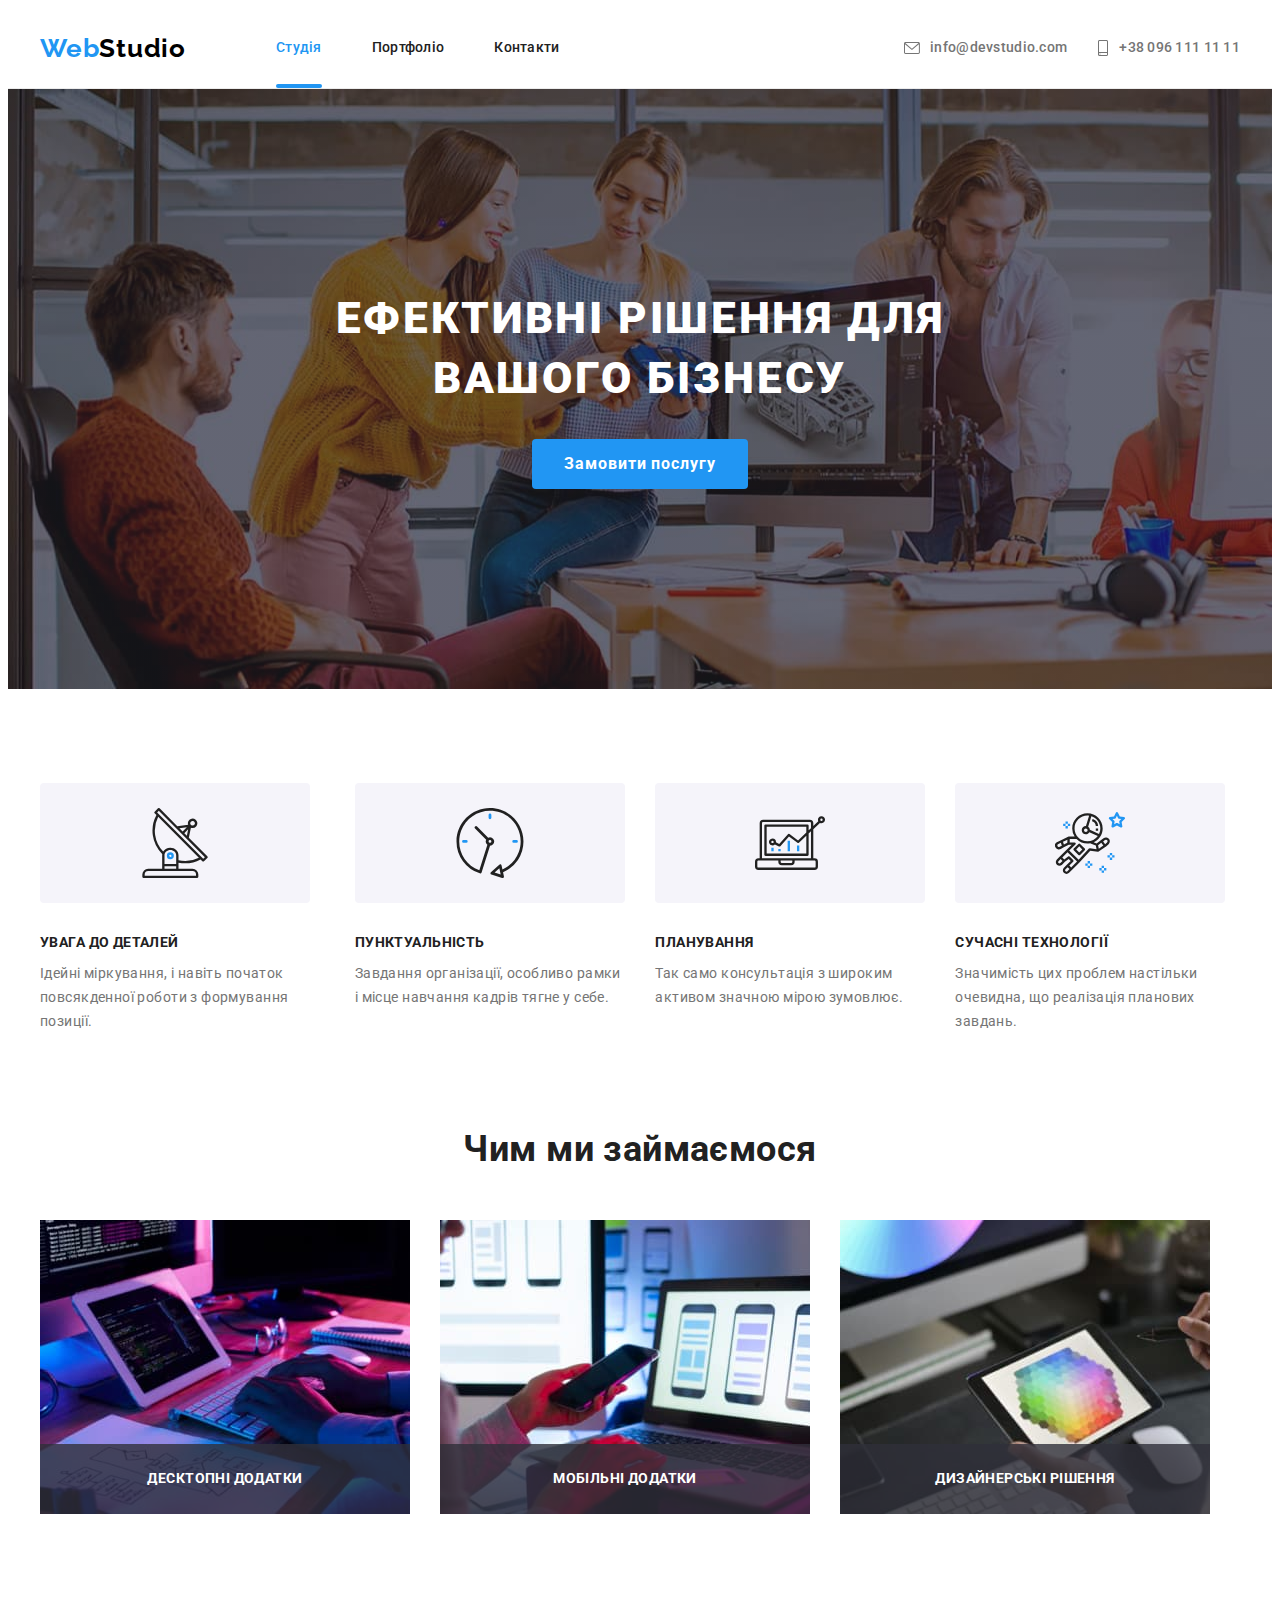
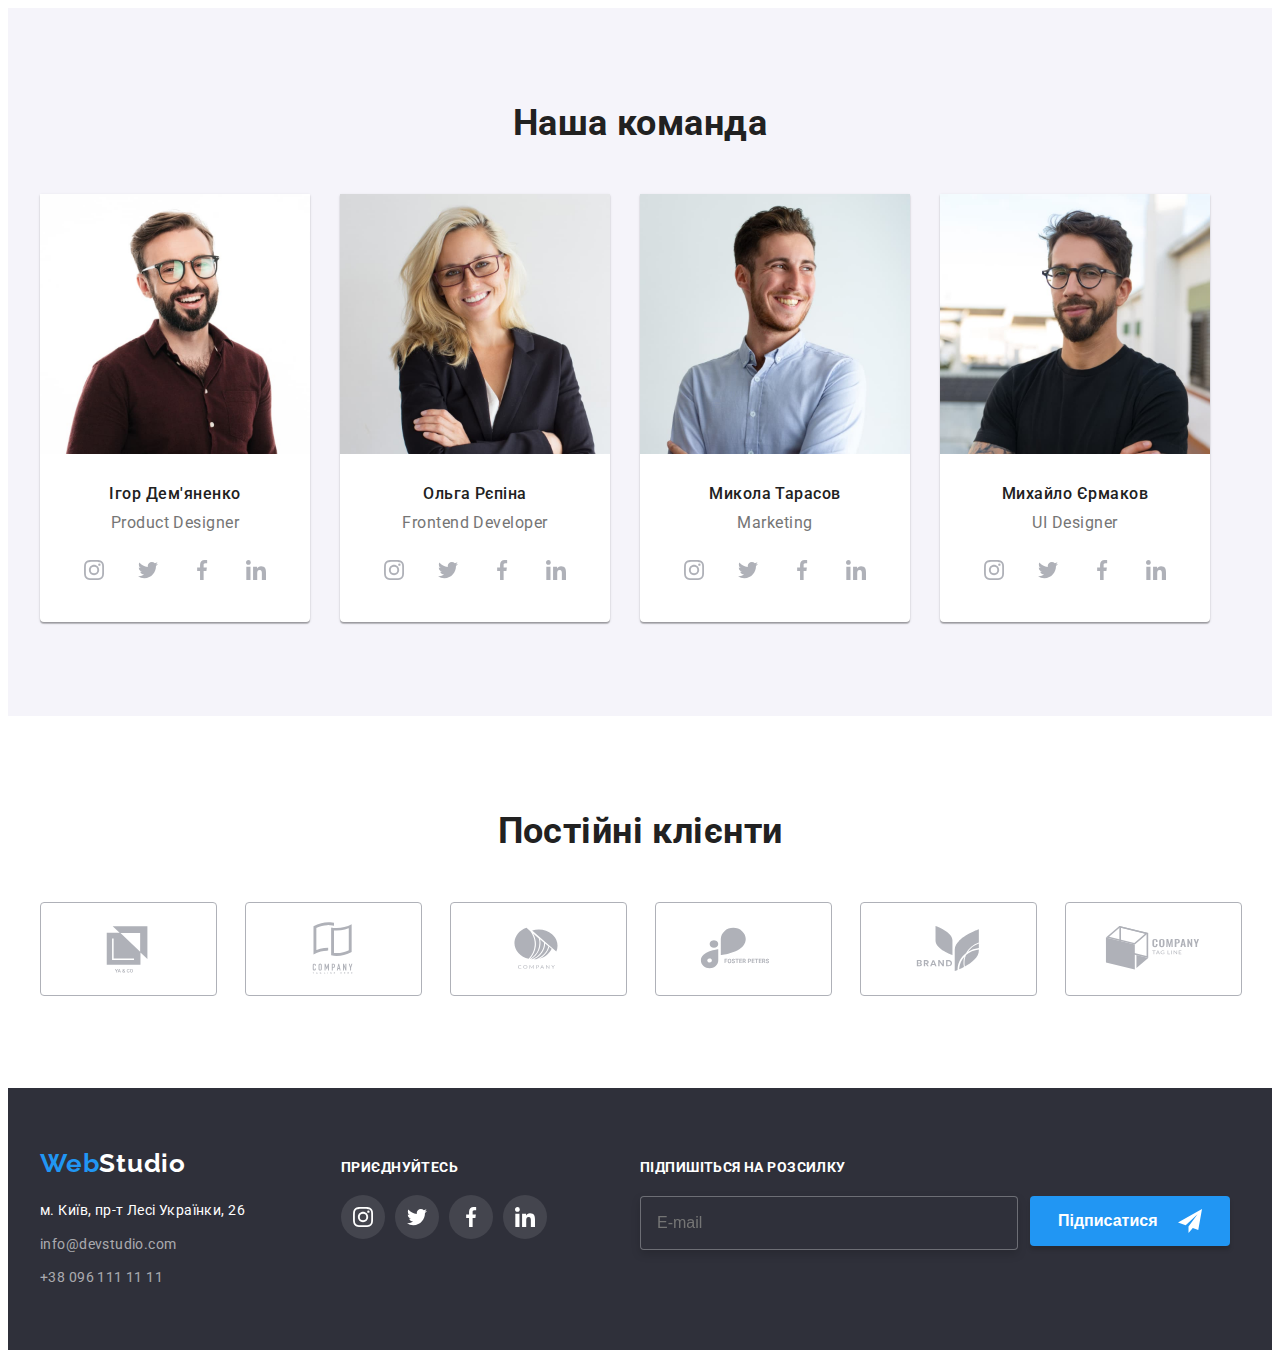
<file: index.html>
<!DOCTYPE html>
<html lang="uk">
  <head>
    <meta charset="UTF-8" />

    <meta http-equiv="X-UA-Compatible" content="IE=edge" />
    <meta name="viewport" content="width=device-width, initial-scale=1.0" />
    <title>My home work</title>
    <link
      rel="stylesheet"
      href="https://cdnjs.cloudflare.com/ajax/libs/modern-normalize/1.1.0/modern-normalize.min.css"
      integrity="sha512-wpPYUAdjBVSE4KJnH1VR1HeZfpl1ub8YT/NKx4PuQ5NmX2tKuGu6U/JRp5y+Y8XG2tV+wKQpNHVUX03MfMFn9Q=="
      crossorigin="anonymous"
      referrerpolicy="no-referrer"
    />
    <link rel="stylesheet" href="./css/style.css" />
    <link rel="preconnect" href="https://fonts.googleapis.com" />
    <link rel="preconnect" href="https://fonts.gstatic.com" crossorigin />
    <link
      href="https://fonts.googleapis.com/css2?family=Raleway:wght@700&family=Roboto:wght@400;500;700;900&display=swap"
      rel="stylesheet"
    />
  </head>
  <body>
    <!-- Хедер -->
    <header class="heder-section">
      <div class="container main-nav">
        <nav class="header-nav">
          <a class="logo-header link" href="./index.html"
            ><span class="logo-web">Web</span>Studio</a
          >
          <ul class="list site-nav">
            <li class="item"><a class="link nav-link current" href="./index.html">Студія</a></li>
            <li class="item"><a class="link nav-link" href="./portfolio.html">Портфоліо</a></li>
            <li class="item"><a class="link nav-link" href="">Контакти</a></li>
          </ul>
        </nav>

        <ul class="list contact">
          <li>
            <a class="link header-contact" href="mailto:info@devstudio.com">
              <svg class="svg-envelope" width="16" height="12">
                <use href="./images/icons.svg#icon-envelope"></use></svg
              >info@devstudio.com
            </a>
          </li>

          <li>
            <a class="link header-contact" href="tel:+380961111111"
              ><svg class="svg-tel" width="12" height="16">
                <use href="./images/icons.svg#icon-smartphone"></use></svg
              >+38 096 111 11 11</a
            >
          </li>
        </ul>
      </div>
    </header>

    <!-- мєін -->
    <main>
      <!-- Герой -->
      <section class="hero">
        <div class="container">
          <h1 class="hero-title">Ефективні рішення для вашого бізнесу</h1>
          <button class="button-hero" type="button" data-modal-open>Замовити послугу</button>
        </div>
      </section>

      <!-- Наші переваги -->
      <section class="section">
        <div class="container">
          <h2 class="visually-hidden">Наші переваги</h2>
          <ul class="list list-benefits">
            <li>
              <div class="icon-area">
                <svg width="70px" height="70px">
                  <use href="./images/icons.svg#icon-antenna"></use>
                </svg>
              </div>
              <h3 class="title">увага до деталей</h3>
              <p class="text">
                Ідейні міркування, і навіть початок повсякденної роботи з формування позиції.
              </p>
            </li>

            <li>
              <div class="icon-area">
                <svg width="70px" height="70px">
                  <use href="./images/icons.svg#icon-clock"></use>
                </svg>
              </div>
              <h3 class="title">пунктуальність</h3>
              <p class="text">
                Завдання організації, особливо рамки і місце навчання кадрів тягне у себе.
              </p>
            </li>

            <li>
              <div class="icon-area">
                <svg width="70px" height="70px">
                  <use href="./images/icons.svg#icon-diagram"></use>
                </svg>
              </div>
              <h3 class="title">планування</h3>
              <p class="text">Так само консультація з широким активом значною мірою зумовлює.</p>
            </li>

            <li>
              <div class="icon-area">
                <svg width="70px" height="70px">
                  <use href="./images/icons.svg#icon-astronaut"></use>
                </svg>
              </div>
              <h3 class="title">сучасні технології</h3>
              <p class="text">
                Значимість цих проблем настільки очевидна, що реалізація планових завдань.
              </p>
            </li>
          </ul>
        </div>
      </section>
      <!-- Чим ми займаємося -->
      <section class="section no-puding-top">
        <div class="container">
          <h2 class="sention-title">Чим ми займаємося</h2>
          <ul class="list our-work">
            <li>
              <div class="father-work-discription">
                <img src="./images/img-printing.jpg" alt="набір тексту" width="370" />
                <p class="discription-work">Десктопні додатки</p>
              </div>
            </li>

            <li>
              <div class="father-work-discription">
                <img
                  src="./images/img-mob.jpg"
                  alt="адаптація до мобільних пристроїв"
                  width="370"
                />
                <p class="discription-work">мобільні додатки</p>
              </div>
            </li>

            <li>
              <div class="father-work-discription">
                <img
                  src="./images/img-colors.jpg"
                  alt="гнучкий підбір кольорової палітри"
                  width="370"
                />
                <p class="discription-work">дизайнерські рішення</p>
              </div>
            </li>
          </ul>
        </div>
      </section>
      <!-- Наша команда -->
      <section class="section-our-team section">
        <div class="container">
          <h2 class="sention-title">Наша команда</h2>
          <ul class="list team-container">
            <li class="card">
              <img src="./images/team-card1.jpg" alt="фото Дем'яненко" width="270" />
              <div class="card-subtitle">
                <h3 class="title-card">Ігор Дем'яненко</h3>
                <p class="text-card" lang="en">Product Designer</p>

                <ul class="list soc-list">
                  <li class="soc-item">
                    <a href="" class="soc-item-link">
                      <svg width="20px" height="20px" class="ins">
                        <use href="./images/icons.svg#icon-ins"></use>
                      </svg>
                    </a>
                  </li>

                  <li class="soc-item">
                    <a href="" class="soc-item-link"
                      ><svg width="20px" height="20px" class="twi">
                        <use href="./images/icons.svg#icon-twi"></use></svg
                    ></a>
                  </li>

                  <li class="soc-item">
                    <a href="" class="soc-item-link"
                      ><svg width="20px" height="20px" class="fac">
                        <use href="./images/icons.svg#icon-fac"></use></svg
                    ></a>
                  </li>
                  <li class="soc-item">
                    <a href="" class="soc-item-link"
                      ><svg width="20px" height="20px" class="lin">
                        <use href="./images/icons.svg#icon-lin"></use></svg
                    ></a>
                  </li>
                </ul>
              </div>
            </li>

            <li class="card">
              <img src="./images/card2.jpg" alt="фото Рєпіна" width="270" />
              <div class="card-subtitle">
                <h3 class="title-card">Ольга Рєпіна</h3>
                <p class="text-card">Frontend Developer</p>

                <ul class="list soc-list">
                  <li class="soc-item">
                    <a href="" class="soc-item-link">
                      <svg width="20px" height="20px" class="ins">
                        <use href="./images/icons.svg#icon-ins"></use>
                      </svg>
                    </a>
                  </li>

                  <li class="soc-item">
                    <a href="" class="soc-item-link"
                      ><svg width="20px" height="20px" class="twi">
                        <use href="./images/icons.svg#icon-twi"></use></svg
                    ></a>
                  </li>

                  <li class="soc-item">
                    <a href="" class="soc-item-link"
                      ><svg width="20px" height="20px" class="fac">
                        <use href="./images/icons.svg#icon-fac"></use></svg
                    ></a>
                  </li>
                  <li class="soc-item">
                    <a href="" class="soc-item-link"
                      ><svg width="20px" height="20px" class="lin">
                        <use href="./images/icons.svg#icon-lin"></use></svg
                    ></a>
                  </li>
                </ul>
              </div>
            </li>

            <li class="card">
              <img src="./images/card3.jpg" alt="фото Тарасов" width="270" />
              <div class="card-subtitle">
                <h3 class="title-card">Микола Тарасов</h3>
                <p class="text-card">Marketing</p>

                <ul class="list soc-list">
                  <li class="soc-item">
                    <a href="" class="soc-item-link">
                      <svg width="20px" height="20px" class="ins">
                        <use href="./images/icons.svg#icon-ins"></use>
                      </svg>
                    </a>
                  </li>

                  <li class="soc-item">
                    <a href="" class="soc-item-link"
                      ><svg width="20px" height="20px" class="twi">
                        <use href="./images/icons.svg#icon-twi"></use></svg
                    ></a>
                  </li>

                  <li class="soc-item">
                    <a href="" class="soc-item-link"
                      ><svg width="20px" height="20px" class="fac">
                        <use href="./images/icons.svg#icon-fac"></use></svg
                    ></a>
                  </li>
                  <li class="soc-item">
                    <a href="" class="soc-item-link"
                      ><svg width="20px" height="20px" class="lin">
                        <use href="./images/icons.svg#icon-lin"></use></svg
                    ></a>
                  </li>
                </ul>
              </div>
            </li>

            <li class="card">
              <img src="./images/card4.jpg" alt="фото Єрмаков" width="270" />
              <div class="card-subtitle">
                <h3 class="title-card">Михайло Єрмаков</h3>
                <p class="text-card">UI Designer</p>

                <ul class="list soc-list">
                  <li class="soc-item">
                    <a href="" class="soc-item-link">
                      <svg width="20px" height="20px" class="ins">
                        <use href="./images/icons.svg#icon-ins"></use>
                      </svg>
                    </a>
                  </li>

                  <li class="soc-item">
                    <a href="" class="soc-item-link"
                      ><svg width="20px" height="20px" class="twi">
                        <use href="./images/icons.svg#icon-twi"></use></svg
                    ></a>
                  </li>

                  <li class="soc-item">
                    <a href="" class="soc-item-link"
                      ><svg width="20px" height="20px" class="fac">
                        <use href="./images/icons.svg#icon-fac"></use></svg
                    ></a>
                  </li>
                  <li class="soc-item">
                    <a href="" class="soc-item-link"
                      ><svg width="20px" height="20px" class="lin">
                        <use href="./images/icons.svg#icon-lin"></use></svg
                    ></a>
                  </li>
                </ul>
              </div>
            </li>
          </ul>
        </div>
      </section>
      <!-- Постійні клієнти -->
      <section class="section">
        <div class="container">
          <h2 class="sention-title section-clients">Постійні клієнти</h2>

          <ul class="client-list list">
            <li class="client-item">
              <a href="" class="link client-link">
                <svg width="106px" height="60px" class="client">
                  <use href="./images/icons.svg#icon-logo1"></use>
                </svg>
              </a>
            </li>

            <li class="client-item">
              <a href="" class="link client-link"
                ><svg width="106px" height="60px" class="client">
                  <use href="./images/icons.svg#icon-logo2"></use></svg
              ></a>
            </li>
            <li class="client-item">
              <a href="" class="link client-link"
                ><svg width="106px" height="60px" class="client">
                  <use href="./images/icons.svg#icon-logo3"></use></svg
              ></a>
            </li>
            <li class="client-item">
              <a href="" class="link client-link"
                ><svg width="106px" height="60px" class="client">
                  <use href="./images/icons.svg#icon-logo4"></use></svg
              ></a>
            </li>
            <li class="client-item">
              <a href="" class="link client-link"
                ><svg width="106px" height="60px" class="client">
                  <use href="./images/icons.svg#icon-logo5"></use></svg
              ></a>
            </li>
            <li class="client-item">
              <a href="" class="link client-link"
                ><svg width="106px" height="60px" class="client">
                  <use href="./images/icons.svg#icon-logo6"></use></svg
              ></a>
            </li>
          </ul>
        </div>
      </section>

      <!-- модалка -->
      <div class="backdrop is-hidden" data-modal>
        <div class="modal">
          <button type="button" class="btn-modal-close" data-modal-close>
            <svg width="18px" height="18px" class="icon-modal-close">
              <use href="./images/icons.svg#close-modal"></use>
            </svg>
          </button>
          <!-- форма -->
          <p class="modal-title">Залиште свої дані, ми вам передзвонимо</p>

          <form class="form">
            <label class="input-label">
              <span class="label-name">Ім'я</span>
              <span class="input-wrap">
                <input type="text" name="name" class="modal-input" required />
                <svg class="modal-icon" width="18" height="18">
                  <use href="./images/icons.svg#icon-person"></use></svg></span
            ></label>

            <label class="input-label">
              <span class="label-name">Телефон</span>
              <span class="input-wrap">
                <input type="tel" name="tel" class="modal-input" required />
                <svg class="modal-icon" width="18" height="18">
                  <use href="./images/icons.svg#icon-phone"></use></svg></span
            ></label>

            <label class="input-label">
              <span class="label-name">Пошта</span>
              <span class="input-wrap">
                <input type="email" name="mail" class="modal-input" required />
                <svg class="modal-icon" width="18" height="18">
                  <use href="./images/icons.svg#icon-envelop-footer"></use>
                </svg>
              </span>
            </label>

            <div class="textarea-field">
              <label
                ><span class="label-name">Коментар</span>
                <textarea class="textarea" name="coment" placeholder="Введіть текст"></textarea>
              </label>
            </div>

            <!-- policy -->
            <label class="checkbox-field">
              <input class="checkbox" type="checkbox" name="agree" />
              <svg class="check-icon" width="15" height="15">
                <use href="./images/icons.svg#icon-chek-box"></use>
              </svg>

              <svg class="icon-check-cheked" width="15" height="15">
                <use href="./images/icons.svg#icon-icon-check-cheked"></use>
              </svg>

              Погоджуюся з розсилкою та приймаю
              <a class="policy-link" href=""
                ><span class="policy-link">&#160;Умови договору</span></a
              ></label
            >

            <button type="submit" class="batton-form">Відправити</button>
          </form>
        </div>
      </div>
    </main>
    <!-- Футер -->
    <footer class="footer">
      <div class="container footer-wrap">
        <div class="footer-column-contact">
          <a class="logo-footer link" href="./index.html"
            ><span class="logo-web">Web</span>Studio</a
          >

          <address class="adress">
            <ul class="list">
              <li class="adress-item">
                <a
                  class="fiz-adress link"
                  href="https://goo.gl/maps/s4aSejZRAGrqeDKE9"
                  target="_blank"
                  rel="noreferrer noopener"
                  >м. Київ, пр-т Лесі Українки, 26</a
                >
              </li>
              <li class="adress-item">
                <a class="footer-mail-phoneess link" href="mailto:info@devstudio.com"
                  >info@devstudio.com</a
                >
              </li>
              <li class="adress-item">
                <a class="footer-mail-phoneess link" href="tel:+380961111111">+38 096 111 11 11</a>
              </li>
            </ul>
          </address>
        </div>

        <div class="footer-column-join">
          <p class="title-join">приєднуйтесь</p>
          <ul class="list soc-list-footer">
            <li class="soc-item-footer">
              <a href="" class="soc-item-link-footer"
                ><svg width="20px" height="20px" class="ins-foo">
                  <use href="./images/icons.svg#icon-ins"></use></svg
              ></a>
            </li>
            <li class="soc-item-footer">
              <a href="" class="soc-item-link-footer"
                ><svg width="20px" height="20px" class="twi-foo">
                  <use href="./images/icons.svg#icon-twi"></use></svg
              ></a>
            </li>
            <li class="soc-item-footer">
              <a href="" class="soc-item-link-footer"
                ><svg width="20px" height="20px" class="fac-foo">
                  <use href="./images/icons.svg#icon-fac"></use></svg
              ></a>
            </li>
            <li class="soc-item-footer">
              <a href="" class="soc-item-link-footer"
                ><svg width="20px" height="20px" class="lin-foo">
                  <use href="./images/icons.svg#icon-lin"></use></svg
              ></a>
            </li>
          </ul>
        </div>

        <!-- Form Footer -->
        <div class="footer-form">
          <p class="footer-form-title">підпишіться на розсилку</p>
          <form class="button-footer">
            <input class="input-email" type="email" name="email" placeholder="E-mail" required />
            <button class="button-send" type="submit">
              Підписатися
              <svg class="icon-send" width="24px" height="24px">
                <use href="./images/icons.svg#icon-send"></use>
              </svg>
            </button>
          </form>
        </div>
      </div>
    </footer>
    <script src="./js/modal.js"></script>
  </body>
</html>
</file>
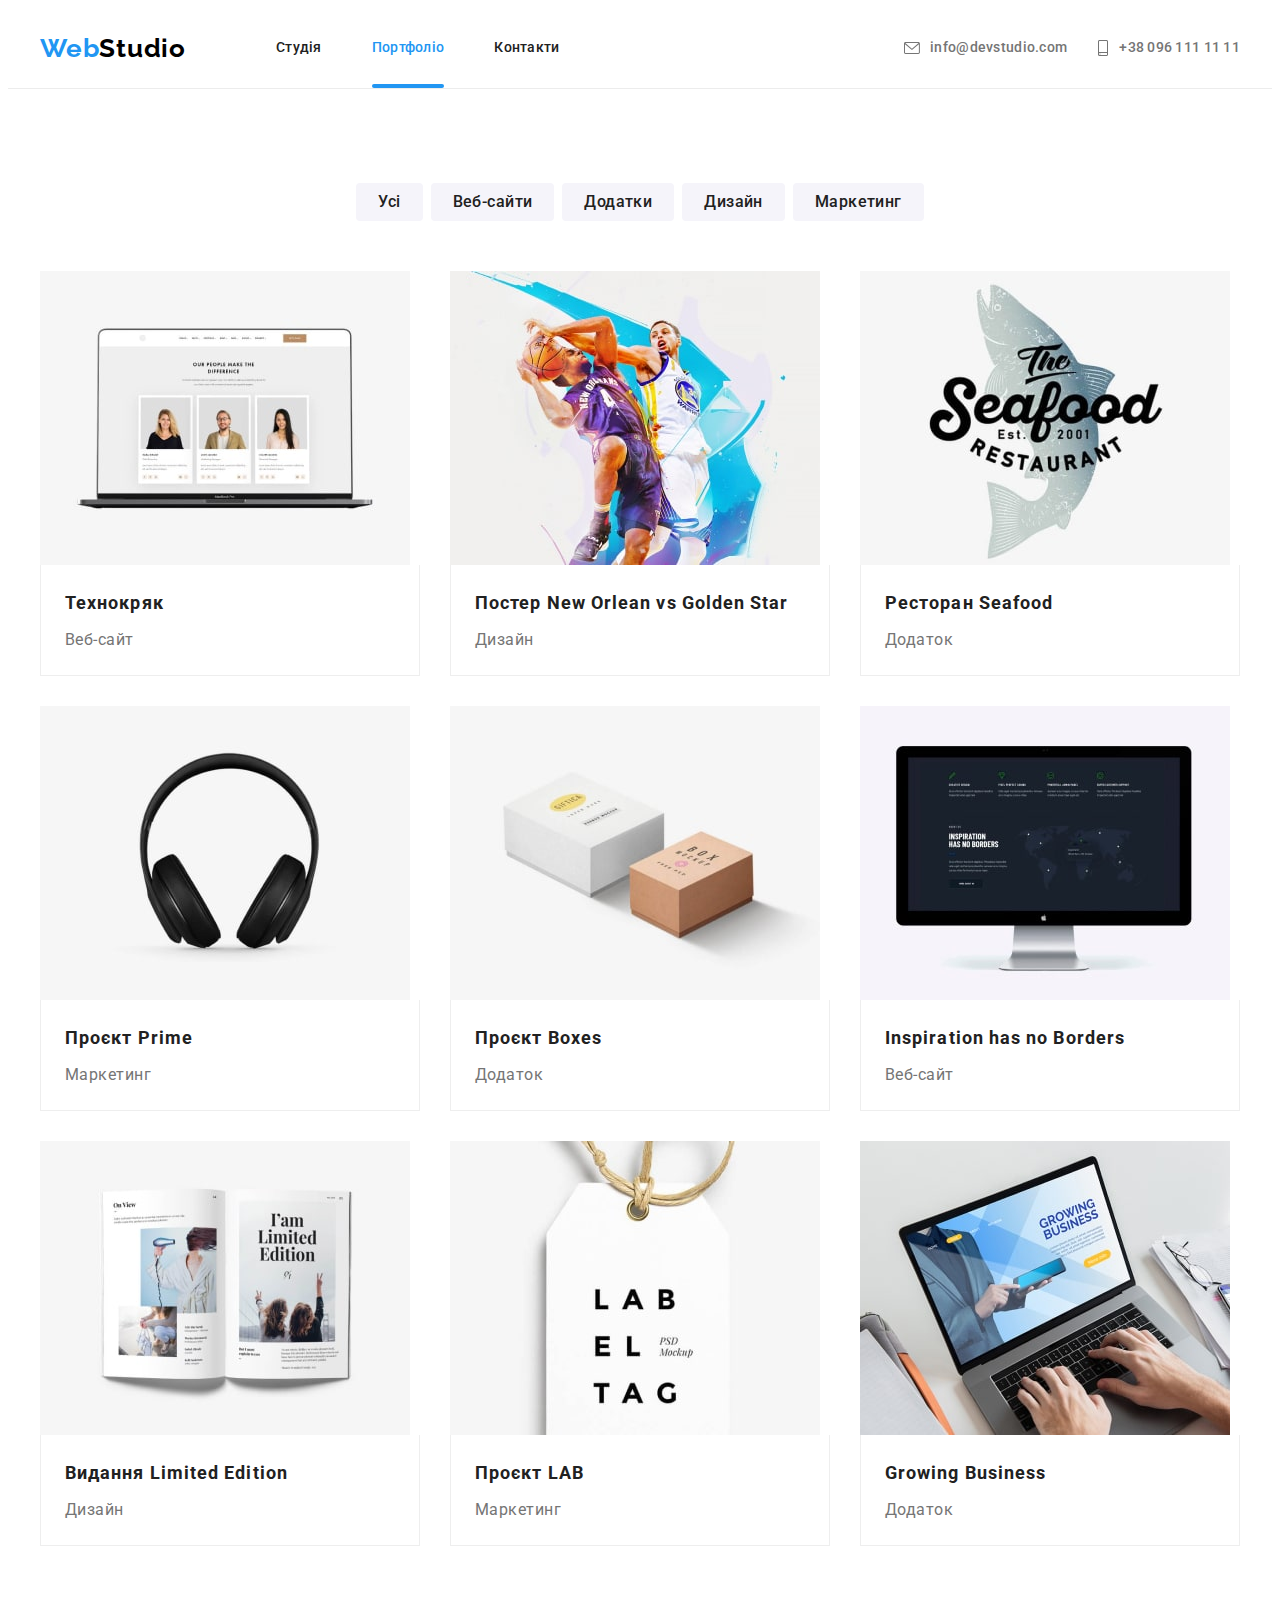
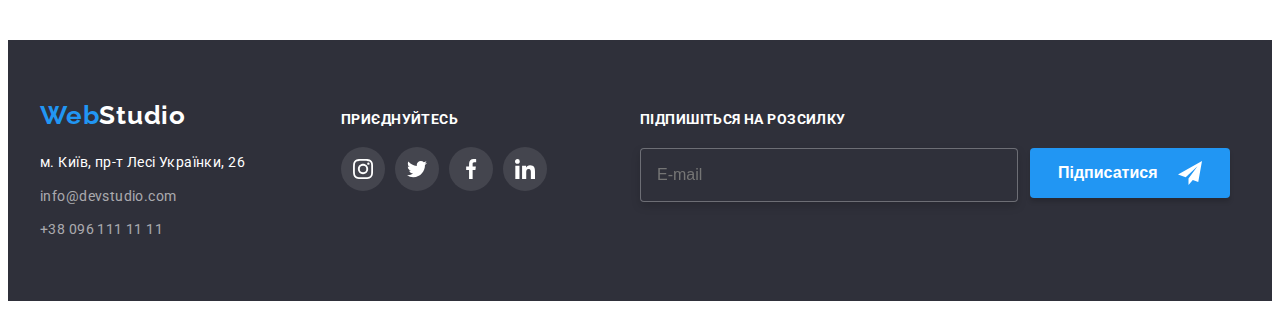
<file: portfolio.html>
<!DOCTYPE html>
<html lang="uk">
  <head>
    <meta charset="UTF-8" />
    <meta http-equiv="X-UA-Compatible" content="IE=edge" />
    <meta name="viewport" content="width=device-width, initial-scale=1.0" />
    <title>My home work</title>
    <link
      rel="stylesheet"
      href="https://cdnjs.cloudflare.com/ajax/libs/modern-normalize/1.1.0/modern-normalize.min.css"
      integrity="sha512-wpPYUAdjBVSE4KJnH1VR1HeZfpl1ub8YT/NKx4PuQ5NmX2tKuGu6U/JRp5y+Y8XG2tV+wKQpNHVUX03MfMFn9Q=="
      crossorigin="anonymous"
      referrerpolicy="no-referrer"
    />
    <link rel="stylesheet" href="./css/style.css" />
    <link rel="preconnect" href="https://fonts.googleapis.com" />
    <link rel="preconnect" href="https://fonts.gstatic.com" crossorigin />
    <link
      href="https://fonts.googleapis.com/css2?family=Raleway:wght@700&family=Roboto:wght@400;500;700;900&display=swap"
      rel="stylesheet"
    />
  </head>
  <body>
    <!-- Хедер -->
    <header class="heder-section">
      <div class="container main-nav">
        <nav class="header-nav">
          <a class="logo-header link" href="./index.html"
            ><span class="logo-web">Web</span>Studio</a
          >
          <ul class="list site-nav">
            <li class="item"><a class="link nav-link" href="./index.html">Студія</a></li>
            <li class="item">
              <a class="link nav-link current" href="./portfolio.html">Портфоліо</a>
            </li>
            <li class="item"><a class="link nav-link" href="">Контакти</a></li>
          </ul>
        </nav>

        <ul class="list contact">
          <li>
            <a class="link header-contact" href="mailto:info@devstudio.com">
              <svg class="svg-envelope" width="16" height="12">
                <use href="./images/icons.svg#icon-envelope"></use></svg
              >info@devstudio.com
            </a>
          </li>

          <li>
            <a class="link header-contact" href="tel:+380961111111"
              ><svg class="svg-tel" width="12" height="16">
                <use href="./images/icons.svg#icon-smartphone"></use></svg
              >+38 096 111 11 11</a
            >
          </li>
        </ul>
      </div>
    </header>

    <!-- мєін -->
    <main>
      <section class="section">
        <div class="container">
          <!-- фільтр із кнопок -->
          <ul class="list btn-container">
            <li><button class="button-filter" type="button">Усі</button></li>
            <li><button class="button-filter" type="button">Веб-сайти</button></li>
            <li><button class="button-filter" type="button">Додатки</button></li>
            <li><button class="button-filter" type="button">Дизайн</button></li>
            <li><button class="button-filter" type="button">Маркетинг</button></li>
          </ul>

          <h1 class="visually-hidden">Портфоліо робіт</h1>

          <ul class="list net">
            <li class="net-item">
              <a class="link card-portfolio" href="">
                <div class="relative-text">
                  <img class="picture-card" src="./images/texno.jpg" width="370" alt="img-card" />
                  <p class="top-text">
                    Ресурс пропонує комплексні пропозиції з різним рівнем функціоналу та сервісів.
                    Все це дозволить відвідувачу отримати вичерпні відомості про компанію чи
                    приватну особу.
                  </p>
                </div>
                <div class="card-border">
                  <h2 class="title-card-portfolio">Технокряк</h2>
                  <p class="text-card-portfolio">Веб-сайт</p>
                </div></a
              >
            </li>

            <li class="net-item">
              <a class="link card-portfolio" href="">
                <div class="relative-text">
                  <img class="picture-card" src="./images/poster.jpg" width="370" alt="img-card" />
                  <p class="top-text">
                    Ресурс пропонує комплексні пропозиції з різним рівнем функціоналу та сервісів.
                    Все це дозволить відвідувачу отримати вичерпні відомості про компанію чи
                    приватну особу.
                  </p>
                </div>
                <div class="card-border">
                  <h2 class="title-card-portfolio">Постер New Orlean vs Golden Star</h2>
                  <p class="text-card-portfolio">Дизайн</p>
                </div></a
              >
            </li>

            <li class="net-item">
              <a class="link card-portfolio" href="">
                <div class="relative-text">
                  <img
                    class="picture-card"
                    src="./images/restaurant.jpg"
                    width="370"
                    alt="img-card"
                  />
                  <p class="top-text">
                    Ресурс пропонує комплексні пропозиції з різним рівнем функціоналу та сервісів.
                    Все це дозволить відвідувачу отримати вичерпні відомості про компанію чи
                    приватну особу.
                  </p>
                </div>
                <div class="card-border">
                  <h2 class="title-card-portfolio">Ресторан Seafood</h2>
                  <p class="text-card-portfolio">Додаток</p>
                </div></a
              >
            </li>

            <li class="net-item">
              <a class="link card-portfolio" href="">
                <div class="relative-text">
                  <img class="picture-card" src="./images/prime.jpg" width="370" alt="img-card" />
                  <p class="top-text">
                    Ресурс пропонує комплексні пропозиції з різним рівнем функціоналу та сервісів.
                    Все це дозволить відвідувачу отримати вичерпні відомості про компанію чи
                    приватну особу.
                  </p>
                </div>
                <div class="card-border">
                  <h2 class="title-card-portfolio">Проєкт Prime</h2>
                  <p class="text-card-portfolio">Маркетинг</p>
                </div></a
              >
            </li>

            <li class="net-item">
              <a class="link card-portfolio" href=""
                ><div class="relative-text">
                  <img class="picture-card" src="./images/boxes.jpg" width="370" alt="img-card" />
                  <p class="top-text">
                    Ресурс пропонує комплексні пропозиції з різним рівнем функціоналу та сервісів.
                    Все це дозволить відвідувачу отримати вичерпні відомості про компанію чи
                    приватну особу.
                  </p>
                </div>
                <div class="card-border">
                  <h2 class="title-card-portfolio">Проєкт Boxes</h2>
                  <p class="text-card-portfolio">Додаток</p>
                </div></a
              >
            </li>

            <li class="net-item">
              <a class="link card-portfolio" href=""
                ><div class="relative-text">
                  <img class="picture-card" src="./images/site.jpg" width="370" alt="img-card" />
                  <p class="top-text">
                    Ресурс пропонує комплексні пропозиції з різним рівнем функціоналу та сервісів.
                    Все це дозволить відвідувачу отримати вичерпні відомості про компанію чи
                    приватну особу.
                  </p>
                </div>
                <div class="card-border">
                  <h2 class="title-card-portfolio">Inspiration has no Borders</h2>
                  <p class="text-card-portfolio">Веб-сайт</p>
                </div></a
              >
            </li>

            <li class="net-item">
              <a class="link card-portfolio" href="">
                <div class="relative-text">
                  <img
                    class="picture-card"
                    src="./images/magazine.jpg"
                    width="370"
                    alt="img-card"
                  />
                  <p class="top-text">
                    Ресурс пропонує комплексні пропозиції з різним рівнем функціоналу та сервісів.
                    Все це дозволить відвідувачу отримати вичерпні відомості про компанію чи
                    приватну особу.
                  </p>
                </div>
                <div class="card-border">
                  <h2 class="title-card-portfolio">Видання Limited Edition</h2>
                  <p class="text-card-portfolio">Дизайн</p>
                </div></a
              >
            </li>

            <li class="net-item">
              <a class="link card-portfolio" href=""
                ><div class="relative-text">
                  <img class="picture-card" src="./images/lab.jpg" width="370" alt="img-card" />
                  <p class="top-text">
                    Ресурс пропонує комплексні пропозиції з різним рівнем функціоналу та сервісів.
                    Все це дозволить відвідувачу отримати вичерпні відомості про компанію чи
                    приватну особу.
                  </p>
                </div>
                <div class="card-border">
                  <h2 class="title-card-portfolio">Проєкт LAB</h2>
                  <p class="text-card-portfolio">Маркетинг</p>
                </div></a
              >
            </li>

            <li class="net-item">
              <a class="link card-portfolio" href=""
                ><div class="relative-text">
                  <img
                    class="picture-card"
                    src="./images/addition.jpg"
                    width="370"
                    alt="img-card"
                  />
                  <p class="top-text">
                    Ресурс пропонує комплексні пропозиції з різним рівнем функціоналу та сервісів.
                    Все це дозволить відвідувачу отримати вичерпні відомості про компанію чи
                    приватну особу.
                  </p>
                </div>
                <div class="card-border">
                  <h2 class="title-card-portfolio">Growing Business</h2>
                  <p class="text-card-portfolio">Додаток</p>
                </div></a
              >
            </li>
          </ul>
        </div>
      </section>
    </main>
    <!-- Футер -->
    <footer class="footer">
      <div class="container footer-wrap">
        <div class="footer-column-contact">
          <a class="logo-footer link" href="./index.html"
            ><span class="logo-web">Web</span>Studio</a
          >

          <address class="adress">
            <ul class="list">
              <li class="adress-item">
                <a
                  class="fiz-adress link"
                  href="https://goo.gl/maps/s4aSejZRAGrqeDKE9"
                  target="_blank"
                  rel="noreferrer noopener"
                  >м. Київ, пр-т Лесі Українки, 26</a
                >
              </li>
              <li class="adress-item">
                <a class="footer-mail-phoneess link" href="mailto:info@devstudio.com"
                  >info@devstudio.com</a
                >
              </li>
              <li class="adress-item">
                <a class="footer-mail-phoneess link" href="tel:+380961111111">+38 096 111 11 11</a>
              </li>
            </ul>
          </address>
        </div>

        <div class="footer-column-join">
          <p class="title-join">приєднуйтесь</p>
          <ul class="list soc-list-footer">
            <li class="soc-item-footer">
              <a href="" class="soc-item-link-footer"
                ><svg width="20px" height="20px" class="ins-foo">
                  <use href="./images/icons.svg#icon-ins"></use></svg
              ></a>
            </li>
            <li class="soc-item-footer">
              <a href="" class="soc-item-link-footer"
                ><svg width="20px" height="20px" class="twi-foo">
                  <use href="./images/icons.svg#icon-twi"></use></svg
              ></a>
            </li>
            <li class="soc-item-footer">
              <a href="" class="soc-item-link-footer"
                ><svg width="20px" height="20px" class="fac-foo">
                  <use href="./images/icons.svg#icon-fac"></use></svg
              ></a>
            </li>
            <li class="soc-item-footer">
              <a href="" class="soc-item-link-footer"
                ><svg width="20px" height="20px" class="lin-foo">
                  <use href="./images/icons.svg#icon-lin"></use></svg
              ></a>
            </li>
          </ul>
        </div>

        <!-- Form Footer -->
        <div class="footer-form">
          <p class="footer-form-title">підпишіться на розсилку</p>
          <form class="button-footer">
            <input class="input-email" type="email" name="email" placeholder="E-mail" required />
            <button class="button-send" type="submit">
              Підписатися
              <svg class="icon-send" width="24px" height="24px">
                <use href="./images/icons.svg#icon-send"></use>
              </svg>
            </button>
          </form>
        </div>
      </div>
    </footer>
  </body>
</html>
</file>
<file: css/style.css>
:root {
  --body-background: #ffffff;
  --acent: #2196f3;
  --black-logo-header: #000000;
  --nav-header-link: #212121;
  --nav-header-contact: #757575;
  --hero-title: #ffffff;
  --button-hero: #2196f3;
  --hero-background: #2f303a;
  --title: #212121;
  --filter-buttons: #212121;
  --text: #212121;
  --white-logo-footer: #ffffff;
  --button-hero-title: #ffffff;
  --bkg-section-our-team: #f5f4fa;
  --footer-bkg: #2f303a;
  --logo-footer: #ffffff;
  --footer-mail-phone: rgba(255, 255, 255, 0.6);
  --fiz-adress: #ffffff;
  --button-filter: #f5f4fa;
  --button-title: #212121;
  --button-title-hover: #ffffff;
  --bkg-card-portfolio: #ffffff;
  --text-card-portfolio: #757575;
  --paragraf: #757575;
  --border-heder: #ececec;
  --border-heder-portfolio: #d9d9d9;
  --net-item-border: #eeeeee;
  --icon-benefit: #f5f4fa;
  --svg-tel: #757575;
  --svg-envelope: #757575;
  --svg-soc-icon: #afb1b8;
  --svg-color-hover: #ffffff;
  --svg-client: #afb1b8;
  --title-join: #ffffff;
  --svg-color-footer: #ffffff;
}

/*==== скидання стилів =====*/
p,
h1,
h2,
h3,
h4,
h5,
h6 {
  margin: 0;
}
ul {
  margin: 0;
  padding-left: 0;
}

img {
  display: block;
  max-width: 100%;
  height: auto;
}
.list {
  list-style: none;
}
.link {
  text-decoration: none;
}
/* =========================================== */

body {
  font-family: 'Roboto', sans-serif;
  letter-spacing: 0.03em;
  font-size: 14px;
  color: var(--text);
  background-color: var(--body-background);
}

.container {
  width: 1200px;
  padding-left: 15px;
  padding-right: 15px;
  margin: 0 auto;
}

.section {
  padding-top: 94px;
  padding-bottom: 94px;
}

/* ====HEADER ====*/
.heder-section {
  border-bottom: 1px solid var(--border-heder);
}

.header-nav {
  display: flex;
  align-items: center;
}

.main-nav {
  display: flex;
  align-items: center;
}

.logo-web {
  font-family: 'Raleway';
  font-style: normal;
  font-weight: 700;
  font-size: 26px;
  line-height: 1.19;
  letter-spacing: 0.03em;
  color: var(--acent);
}

.logo-header {
  font-family: 'Raleway';
  font-style: normal;
  font-weight: 700;
  font-size: 26px;
  line-height: 1.19;
  letter-spacing: 0.03em;
  color: var(--black-logo-header);
}

.site-nav {
  display: flex;
  margin-left: 90px;
}

.site-nav .item:not(:last-child) {
  margin-right: 50px;
}

.nav-link {
  position: relative;
  display: block;
  padding-top: 32px;
  padding-bottom: 32px;

  font-weight: 500;
  font-size: 14px;
  line-height: 1.14;
  letter-spacing: 0.02em;
  color: var(--nav-header-link);

  transition: color 250ms cubic-bezier(0.4, 0, 0.2, 1);
}

.current {
  color: var(--acent);
}

.current::after {
  content: '';
  position: absolute;
  left: 0;
  bottom: 0;
  display: inline-block;
  width: 100%;
  height: 4px;
  border-radius: 2px;
  background-color: var(--acent);
}

.nav-link:hover,
.nav-link:focus {
  color: var(--acent);
}

.contact {
  display: flex;
  margin-left: auto;
  gap: 30px;
}

.header-contact {
  font-weight: 500;
  font-size: 14px;
  line-height: 1.14;
  letter-spacing: 0.02em;
  color: #757575;
  display: flex;
  align-items: center;

  transition: color 250ms cubic-bezier(0.4, 0, 0.2, 1);
}

.svg-envelope {
  fill: currentColor;
  margin-right: 10px;
}

.svg-tel {
  fill: currentColor;
  margin-right: 10px;
}
.header-contact:hover,
.header-contact:focus {
  color: var(--acent);
}

/* =============HERO=============== */

.hero-title {
  text-align: center;
  margin-left: auto;
  margin-right: auto;
  margin-bottom: 30px;
  width: 696px;

  font-weight: 900;
  font-size: 44px;
  line-height: 1.36;
  letter-spacing: 0.06em;
  text-transform: uppercase;
  color: var(--hero-title);
}

.hero {
  background-color: var(--hero-background);
  padding-top: 200px;
  padding-bottom: 200px;
  max-width: 1600px;
  margin: 0 auto;

  background-image: linear-gradient(to right, rgba(47, 48, 58, 0.4), rgba(47, 48, 58, 0.4)),
    url(../images/hero.jpg);
  background-repeat: no-repeat;
  background-size: cover;
}

.button-hero {
  min-width: 216px;
  margin-left: auto;
  margin-right: auto;
  /* margin-bottom: 200px; */
  padding: 10px 32px;

  border-radius: 4px;
  font-family: 'Roboto';
  font-weight: 700;
  font-size: 16px;
  line-height: 1.88;
  display: flex;
  align-items: center;
  text-align: center;
  letter-spacing: 0.06em;
  border: none;
  cursor: pointer;
  background: var(--button-hero);
  color: var(--button-hero-title);
}

/* наші переваги */

.visually-hidden {
  position: absolute;
  white-space: nowrap;
  width: 1px;
  height: 1px;
  overflow: hidden;
  border: 0;
  padding: 0;
  clip: rect(0 0 0 0);
  clip-path: inset(50%);
  margin: -1px;
}

.list-benefits {
  display: flex;
  gap: 30px;
}

.icon-area {
  display: flex;
  border-radius: 4px;
  justify-content: center;
  background-color: var(--icon-benefit);
  margin-bottom: 30px;
  width: 270px;
  height: 120px;
  align-items: center;
}

.title {
  margin-bottom: 10px;

  font-weight: 700;
  font-size: 14px;
  line-height: 1.4;
  letter-spacing: 0.03em;
  text-transform: uppercase;
  color: var(--title);
}

.no-puding-top {
  padding-top: 0;
}

.sention-title {
  text-align: center;
  margin-bottom: 50px;

  font-weight: 700;
  font-size: 36px;
  line-height: 1.17;
  color: var(--title);
}

.text {
  font-weight: 400;
  font-size: 14px;
  line-height: 1.71;
  letter-spacing: 0.03em;
  color: var(--paragraf);
}

/* ------------- Чим ми займаємося ------------------ */
.our-work {
  display: flex;
  gap: 30px;
}

.father-work-discription {
  position: relative;
}

.discription-work {
  position: absolute;
  bottom: 0px;

  display: flex;
  align-items: center;
  justify-content: center;
  width: 100%;
  height: 70px;

  font-weight: 700;
  line-height: 1.14;
  text-transform: uppercase;

  color: var(--hero-title);
  background-color: rgba(47, 48, 58, 0.8);
}

/* <!-- Наша команда --> */
.section-our-team {
  background-color: var(--bkg-section-our-team);
  /* width: 1600px;
  margin: 0 auto; */
}
.team-container {
  display: flex;
  gap: 30px;
}

.card {
  box-shadow: 0px 1px 3px rgba(0, 0, 0, 0.12), 0px 1px 1px rgba(0, 0, 0, 0.14),
    0px 2px 1px rgba(0, 0, 0, 0.2);
  border-radius: 0px 0px 4px 4px;
  background: #ffffff;
}

.card-subtitle {
  padding-top: 30px;
  padding-bottom: 30px;
}

.title-card {
  margin-bottom: 10px;

  font-weight: 500;
  font-size: 16px;
  line-height: 1.19;
  text-align: center;
  letter-spacing: 0.03em;
  color: var(--title);
}

.text-card {
  font-size: 16px;
  line-height: 1.19;
  text-align: center;
  letter-spacing: 0.03em;
  color: var(--paragraf);
  margin-bottom: 16px;
}

.soc-list {
  display: flex;
  justify-content: center;
  gap: 10px;
}

.soc-item {
  width: 44px;
  height: 44px;
}

.soc-item-link {
  width: 100%;
  height: 100%;
  border-radius: 50%;
  display: flex;
  align-items: center;
  justify-content: center;
  color: var(--svg-soc-icon);

  transition: color 250ms cubic-bezier(0.4, 0, 0.2, 1),
    background-color 250ms cubic-bezier(0.4, 0, 0.2, 1);
}

.ins {
  fill: currentColor;
}

.twi {
  fill: currentColor;
}

.fac {
  fill: currentColor;
}

.lin {
  fill: currentColor;
}

.soc-item-link:hover,
.soc-item-link:focus {
  background-color: var(--acent);
  color: var(--svg-color-hover);
}

/* ==== Наші клієнти ==== */

.section-clients {
  margin-bottom: 50px;
}

.client-list {
  display: flex;
  gap: 30px;
}

.client-item {
  width: calc((100% - 150px) / 6);
  height: 92px;
}

.client-link {
  width: 100%;
  height: 100%;
  border: 1px solid var(--svg-client);
  border-radius: 4px;
  display: flex;
  align-items: center;
  justify-content: center;
  color: var(--svg-client);

  transition: color 250ms cubic-bezier(0.4, 0, 0.2, 1), border 250ms cubic-bezier(0.4, 0, 0.2, 1);
}

.client {
  fill: currentColor;
}

.client-link:hover,
.client-link:focus {
  border: 1px solid var(--acent);
  color: var(--acent);
}

/* ==================FOOTER================== */
.footer {
  padding-top: 60px;
  padding-bottom: 60px;
  background-color: var(--footer-bkg);
}

.logo-footer {
  font-family: 'Raleway';
  font-style: normal;
  font-weight: 700;
  font-size: 26px;
  line-height: 1.19;
  letter-spacing: 0.03em;
  color: var(--white-logo-footer);
}

.adress {
  margin-top: 20px;
}

.adress-item:not(:last-child) {
  margin-bottom: 9px;
}

.fiz-adress {
  font-style: normal;
  font-weight: 400;
  font-size: 14px;
  line-height: 1.71;
  letter-spacing: 0.03em;
  color: var(--fiz-adress);

  transition: color 250ms cubic-bezier(0.4, 0, 0.2, 1);
}

.fiz-adress:hover,
.fiz-adress:focus {
  color: var(--acent);
}

.footer-mail-phoneess {
  font-style: normal;
  font-weight: 400;
  font-size: 14px;
  line-height: 1.72;
  letter-spacing: 0.03em;
  color: rgba(255, 255, 255, 0.6);

  transition: color 250ms cubic-bezier(0.4, 0, 0.2, 1);
}

.footer-mail-phoneess:hover,
.footer-mail-phoneess:focus {
  color: var(--acent);
}

.footer-wrap {
  display: flex;
  align-items: baseline;
}

.footer-column-contact {
  margin-right: 70px;
  width: 231px;
}

.title-join {
  font-weight: 700;
  text-transform: uppercase;
  color: var(--title-join);
  margin-bottom: 20px;
}

.soc-list-footer {
  display: flex;
  align-items: center;
  justify-content: left;
  gap: 10px;
}

.soc-item-footer {
  width: 44px;
  height: 44px;
}

.soc-item-link-footer {
  display: flex;
  align-items: center;
  justify-content: center;
  width: 100%;
  height: 100%;
  color: var(--svg-color-footer);
  background-color: #1388e7;
  border-radius: 50%;
  background: rgba(255, 255, 255, 0.1);

  transition: color 250ms cubic-bezier(0.4, 0, 0.2, 1),
    background-color 250ms cubic-bezier(0.4, 0, 0.2, 1);
}

.ins-foo {
  fill: currentColor;
}

.twi-foo {
  fill: currentColor;
}

.fac-foo {
  fill: currentColor;
}

.lin-foo {
  fill: currentColor;
}

.soc-item-link-footer:hover,
.soc-item-link-footer:focus {
  background-color: var(--acent);
}

/* ---------------footer-form------------------- */
.footer-form {
  margin-left: 93px;
}
.footer-form-title {
  font-style: normal;
  font-weight: 700;
  line-height: 1.14;
  text-transform: uppercase;
  color: #ffffff;

  margin-bottom: 20px;
}

.button-footer {
  display: flex;
  gap: 12px;
}

.input-email {
  width: 358px;
  height: 50px;
  display: flex;
  align-items: center;
  padding-left: 16px;

  font-style: normal;
  font-weight: 400;
  font-size: 16px;
  line-height: 1.25;

  color: rgba(255, 255, 255, 0.6);
  background: #2f303a;

  border: 1px solid rgba(255, 255, 255, 0.3);
  filter: drop-shadow(0px 4px 4px rgba(0, 0, 0, 0.15));
  border-radius: 4px;
}

.button-send {
  margin: 0;
  padding: 0;
  padding-left: 28px;
  padding-right: 28px;

  width: 200px;
  height: 50px;
  border: none;
  box-shadow: 0px 4px 4px rgba(0, 0, 0, 0.15);
  border-radius: 4px;

  display: flex;
  align-items: center;
  justify-content: space-between;
  gap: 10px;

  color: #ffffff;

  font-weight: 700;
  font-size: 16px;
  line-height: 1.88;
  background-color: var(--acent);

  cursor: pointer;
}

.icon-send {
  /* margin-left: 10px; */
  /* margin-right: 28px; */
}

/*==== Portfolio ====*/ /*==== Portfolio ====*/
/*==== Portfolio ====*/ /*==== Portfolio ====*/
/*==== Portfolio ====*/ /*==== Portfolio ====*/
/*==== Portfolio ====*/ /*==== Portfolio ====*/
/*==== Portfolio ====*/ /*==== Portfolio ====*/
/*==== Portfolio ====*/ /*==== Portfolio ====*/
/*==== Portfolio ====*/ /*==== Portfolio ====*/
/*==== Portfolio ====*/ /*==== Portfolio ====*/
/*==== Portfolio ====*/ /*==== Portfolio ====*/
/*==== Portfolio ====*/ /*==== Portfolio ====*/

.btn-container {
  display: flex;
  gap: 8px;
  justify-content: center;
  margin-bottom: 50px;
}

.button-filter {
  padding: 6px 22px;
  font-family: inherit;
  font-weight: 500;
  font-size: 16px;
  line-height: 1.63;
  text-align: center;
  letter-spacing: inherit;
  border-radius: 4px;
  border: none;
  color: var(--button-title);
  background-color: var(--button-filter);
  cursor: pointer;

  transition: color 250ms cubic-bezier(0.4, 0, 0.2, 1),
    background-color 250ms cubic-bezier(0.4, 0, 0.2, 1),
    box-shadow 250ms cubic-bezier(0.4, 0, 0.2, 1);
}

.button-filter:hover,
.button-filter:focus {
  color: var(--button-title-hover);
  background-color: var(--acent);
  box-shadow: 0px 3px 1px rgba(0, 0, 0, 0.1), 0px 1px 2px rgba(0, 0, 0, 0.08),
    0px 2px 2px rgba(0, 0, 0, 0.12);
  border: none;
}

/* ==== побудова сітки ===== */
.list.net {
  display: flex;
  gap: 30px;
  flex-wrap: wrap;
}

.net-item {
  width: calc((100% - 60px) / 3);
}

.card-border {
  /* border: 1px solid var(--net-item-border); */
  border-left: 1px solid var(--net-item-border);
  border-right: 1px solid var(--net-item-border);
  border-bottom: 1px solid var(--net-item-border);
  padding: 20px 24px;
}

.picture-card {
  display: block;
}

.card-portfolio {
  display: block;

  transition: box-shadow 250ms cubic-bezier(0.4, 0, 0.2, 1);
}

.relative-text {
  position: relative;
  overflow: hidden;
}
.top-text {
  position: absolute;
  top: 0;
  left: 0;
  width: 100%;
  height: 100%;
  background: rgba(33, 150, 243, 0.9);
  color: var(--body-background);
  padding: 63px 24px;

  font-weight: 400;
  font-size: 18px;
  line-height: 1.56;
  letter-spacing: 0.03em;
  transform: translateY(100%);

  transition: transform 250ms cubic-bezier(0.4, 0, 0.2, 1);
}

.card-portfolio:hover .top-text,
.card-portfolio:focus .top-text {
  transform: translateY(0);
}

.card-portfolio:hover,
.card-portfolio:focus {
  box-shadow: 0px 1px 1px rgba(0, 0, 0, 0.12), 0px 4px 4px rgba(0, 0, 0, 0.06),
    1px 4px 6px rgba(0, 0, 0, 0.16);
}

.title-card-portfolio {
  margin-bottom: 4px;

  font-weight: 700;
  font-size: 18px;
  line-height: 2;
  letter-spacing: 0.06em;
  color: var(--title);
}

.text-card-portfolio {
  font-weight: 400;
  font-size: 16px;
  line-height: 1.88;
  letter-spacing: 0.03em;
  color: var(--text-card-portfolio);
}

/* ----МОДАЛКА---- */

.backdrop {
  position: fixed;
  top: 0;
  left: 0;
  width: 100%;
  height: 100%;
  background: rgba(0, 0, 0, 0.2);
  transition: opacity 250ms cubic-bezier(0.4, 0, 0.2, 1),
    visibility 250ms cubic-bezier(0.4, 0, 0.2, 1);
}

.modal {
  position: absolute;
  top: 50%;
  left: 50%;
  width: 528px;
  height: 581px;
  transform: translate(-50%, -50%);
  padding: 40px;

  background-color: #fff;
  box-shadow: 0px 1px 3px rgba(0, 0, 0, 0.12), 0px 1px 1px rgba(0, 0, 0, 0.14),
    0px 2px 1px rgba(0, 0, 0, 0.2);
  border-radius: 4px;
  opacity: 1;

  transition: opacity 250ms cubic-bezier(0.4, 0, 0.2, 1);
}

.icon-modal-close {
  fill: #000000;
  transition: fill 250ms cubic-bezier(0.4, 0, 0.2, 1);
}

.btn-modal-close {
  position: absolute;
  right: 8px;
  top: 8px;
  display: flex;
  align-items: center;
  justify-content: center;

  border: 1px solid rgba(0, 0, 0, 0.1);
  border-radius: 50%;
  width: 30px;
  height: 30px;
  background-color: #fff;
  cursor: pointer;

  transition: border 250ms cubic-bezier(0.4, 0, 0.2, 1);
}

.btn-modal-close:hover .icon-modal-close,
.btn-modal-close:focus .icon-modal-close {
  fill: var(--acent);
}
.btn-modal-close:hover,
.btn-modal-close:focus {
  border: 1px solid var(--acent);
}

.is-hidden {
  visibility: hidden;
  opacity: 0;
  pointer-events: none;
}

/* розмітка модального вікна */
.form .input-name {
  display: flex;
  flex-direction: column;
}

.modal-title {
  font-weight: 700;
  font-size: 20px;
  line-height: 1.15;
  text-align: center;
  margin-bottom: 12px;
  color: #212121;
}

.modal-input {
  width: 100%;
  height: 40px;
  border: 1px solid rgba(33, 33, 33, 0.2);
  border-radius: 4px;
  outline: transparent;
  padding-left: 42px;

  transition: border 250ms cubic-bezier(0.4, 0, 0.2, 1);
}

.modal-input:focus {
  border: 1px solid var(--acent);
}

.modal-input:focus + .modal-icon {
  fill: var(--acent);

  transition: fill 250ms cubic-bezier(0.4, 0, 0.2, 1);
}

.input-wrap {
  /* margin-bottom: 10px; */
  position: relative;
}

.modal-icon {
  position: absolute;
  left: 12px;
  top: 50%;
  transform: translatey(-50%);
  fill: rgba(33, 33, 33, 1);
}

.input-label {
  font-weight: 400;
  font-size: 12px;
  line-height: 1.17;
  letter-spacing: 0.01em;
  color: #757575;

  display: block;
  margin-bottom: 10px;
}

.label-name {
  font-weight: 400;
  font-size: 12px;
  line-height: 1.17;
  letter-spacing: 0.01em;
  color: #757575;

  display: block;
  margin-bottom: 4px;
}

.textarea {
  display: block;
  resize: none;
  width: 448px;
  height: 120px;
  padding: 12px 16px;

  border: 1px solid rgba(33, 33, 33, 0.2);
  border-radius: 4px;
  outline: transparent;
}

.textarea:focus {
  border: 1px solid var(--acent);
  transition: border 250ms cubic-bezier(0.4, 0, 0.2, 1);
}

.textarea-field {
  display: block;
  margin-bottom: 20px;
}

.label-textarea {
  font-weight: 400;
  font-size: 12px;
  line-height: 1.17;
  letter-spacing: 0.01em;
  color: #757575;

  display: block;
  margin-bottom: 4px;
}

.checkbox {
  margin-right: 7px;

  position: absolute;
  white-space: nowrap;
  width: 1px;
  height: 1px;
  overflow: hidden;
  border: 0;
  padding: 0;
  clip: rect(0 0 0 0);
  clip-path: inset(50%);
  margin: -1px;
}

.checkbox-field {
  display: flex;
  align-items: center;
  justify-content: center;
  padding-left: 12px;
  padding-right: 11px;
  margin-bottom: 30px;

  font-weight: 400;
  font-size: 14px;
  line-height: 1.71;
  color: #757575;

  position: relative;
  /* outline: 1px solid red; */
}

.policy-link {
  text-decoration: none;
  color: var(--acent);
  position: relative;
  display: block;
}

.policy-link::after {
  content: '';
  position: absolute;
  left: 0;
  bottom: 0;
  display: block;
  width: 100%;
  height: 1px;
  background-color: var(--acent);
  /* margin-top: 5px; */
}

.batton-form {
  margin: 0 auto;
  padding: 10px 52px;

  width: 200px;
  height: 50px;
  border: none;
  box-shadow: 0px 4px 4px rgba(0, 0, 0, 0.15);
  border-radius: 4px;

  display: flex;
  align-items: center;
  justify-content: space-between;
  gap: 10px;

  color: #ffffff;

  font-weight: 700;
  font-size: 16px;
  line-height: 1.88;
  background-color: var(--acent);

  cursor: pointer;
}

.check-icon {
  margin-right: 8px;
}

.icon-check-cheked {
  position: absolute;
  opacity: 0;
  left: 13px;
}

.checkbox:checked + .check-icon {
  opacity: 0;
}

.checkbox:checked ~ .icon-check-cheked {
  opacity: 1;
}
</file>
